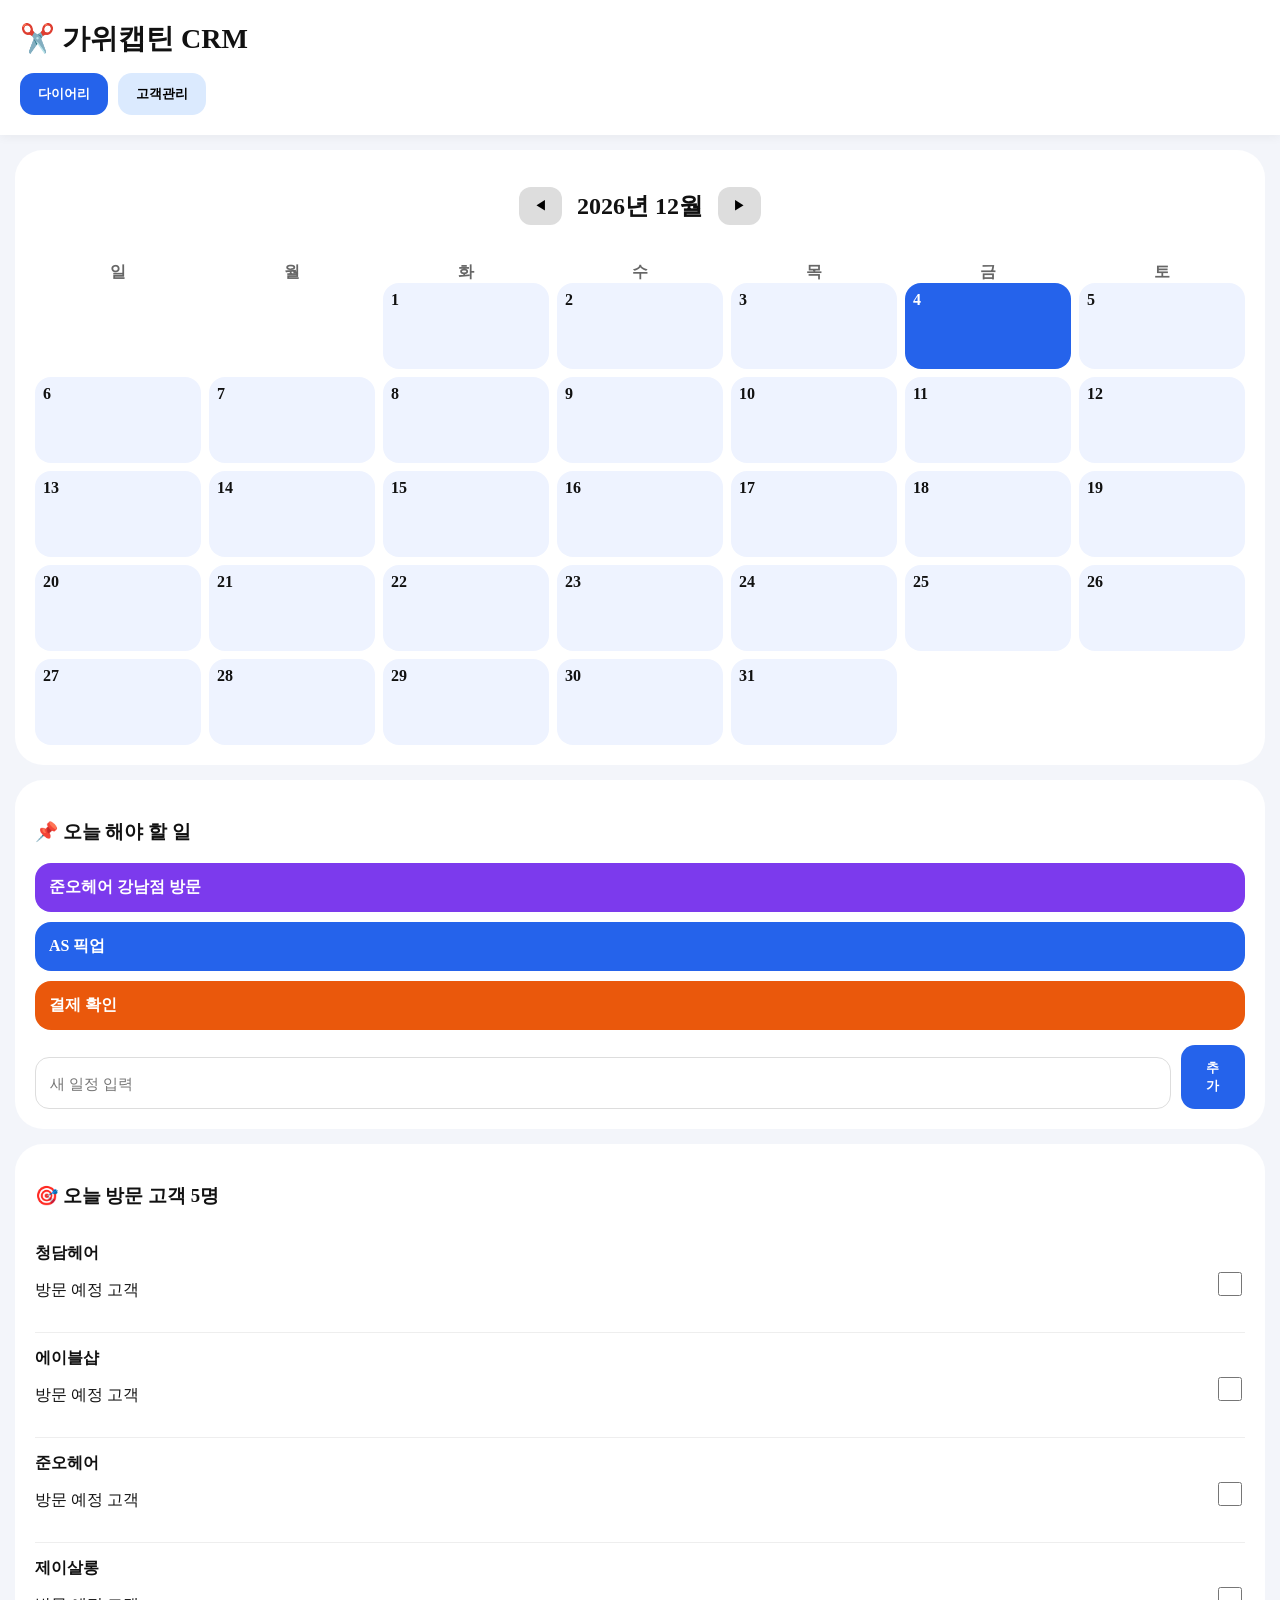
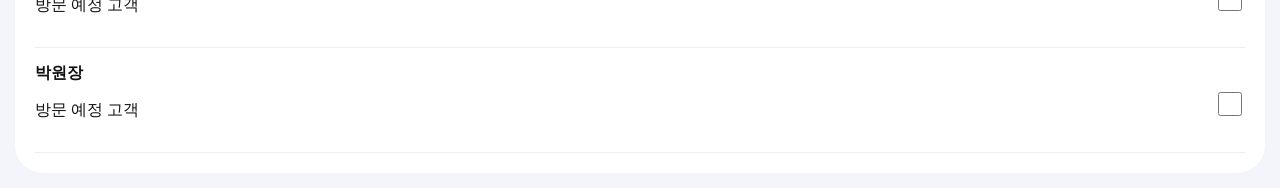
<file: index.html>
<!DOCTYPE html><html lang="ko"><head><meta charset="UTF-8"><meta name="viewport" content="width=device-width, initial-scale=1.0"><title>가위캡틴 CRM</title><link rel="stylesheet" href="style.css"></head><body>
<header class="header"><h1>✂️ 가위캡틴 CRM</h1><div class="tabs"><button class="active">다이어리</button><button onclick="location.href='customers.html'">고객관리</button></div></header>
<section class="calendar-box"><div class="calendar-top"><button>◀</button><h2 id="monthTitle"></h2><button>▶</button></div><div class="weekdays"><div>일</div><div>월</div><div>화</div><div>수</div><div>목</div><div>금</div><div>토</div></div><div id="calendarDays" class="days"></div></section>
<section class="card"><h3>📌 오늘 해야 할 일</h3><div class="todo purple">준오헤어 강남점 방문</div><div class="todo blue">AS 픽업</div><div class="todo orange">결제 확인</div><div class="add-area"><input id="todoInput" placeholder="새 일정 입력"><button onclick="addTodo()">추가</button></div><div id="todoList"></div></section>
<section class="card"><h3>🎯 오늘 방문 고객 5명</h3><div id="visitList"></div></section>
<script src="script.js"></script></body></html>
</file>
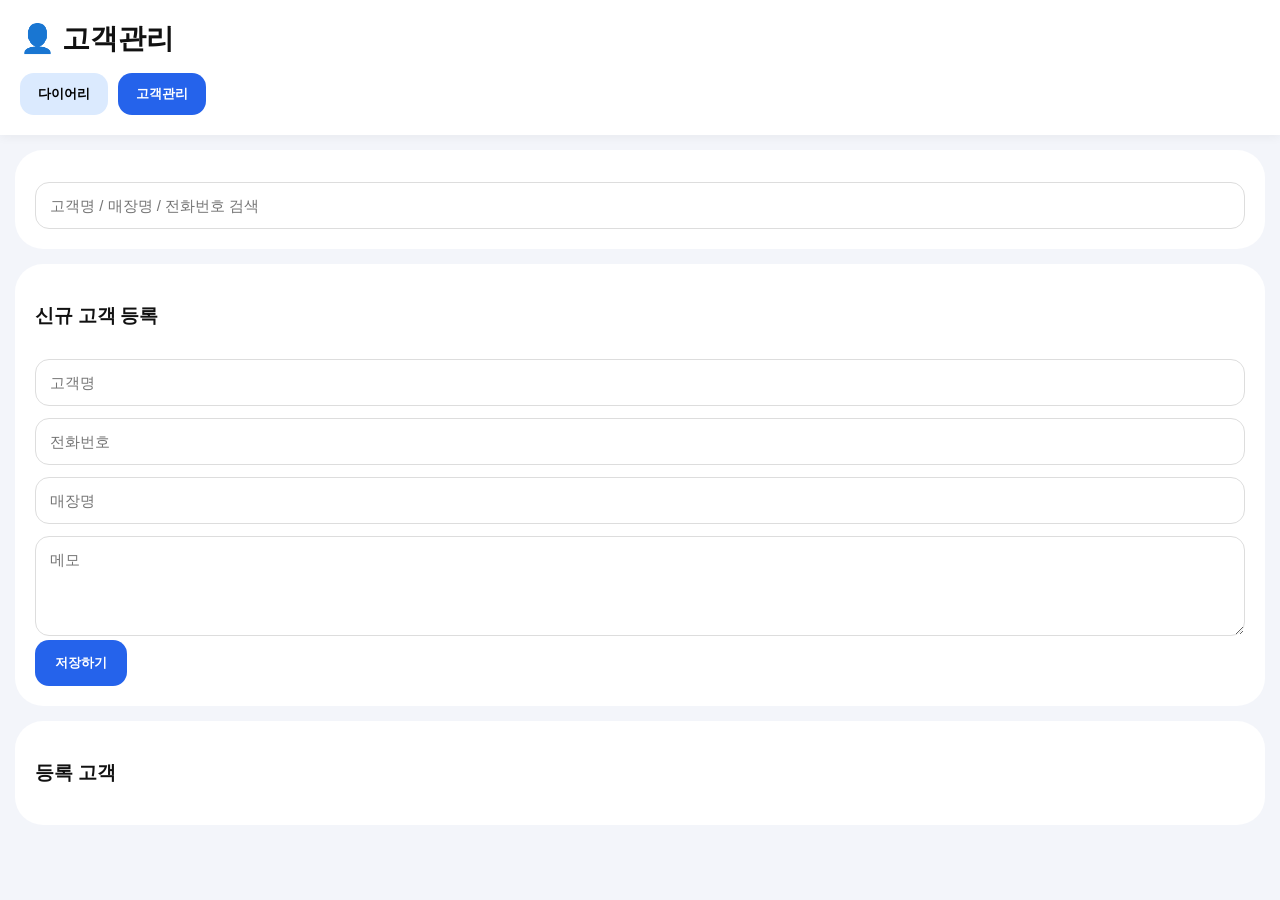
<file: customers.html>
<!DOCTYPE html><html lang="ko"><head><meta charset="UTF-8"><meta name="viewport" content="width=device-width, initial-scale=1.0"><title>고객관리</title><link rel="stylesheet" href="style.css"></head><body>
<header class="header"><h1>👤 고객관리</h1><div class="tabs"><button onclick="location.href='index.html'">다이어리</button><button class="active">고객관리</button></div></header>
<section class="card"><input id="searchInput" placeholder="고객명 / 매장명 / 전화번호 검색"></section>
<section class="card"><h3>신규 고객 등록</h3><input id="name" placeholder="고객명"><input id="phone" placeholder="전화번호"><input id="shop" placeholder="매장명"><textarea id="memo" placeholder="메모"></textarea><button class="save-btn" onclick="saveCustomer()">저장하기</button></section>
<section class="card"><h3>등록 고객</h3><div id="customerList"></div></section>
<script src="customers.js"></script></body></html>
</file>
<file: style.css>
body{margin:0;font-family:-apple-system;background:#f3f5fa;color:#111}.header{background:#fff;padding:20px;box-shadow:0 2px 10px rgba(0,0,0,.05)}h1{margin:0 0 15px;font-size:28px}.tabs{display:flex;gap:10px}.tabs button{border:none;padding:12px 18px;border-radius:14px;font-weight:700;background:#dbeafe}.tabs .active{background:#2563eb;color:#fff}.calendar-box,.card{background:#fff;margin:15px;padding:20px;border-radius:28px}.calendar-top{display:flex;justify-content:center;align-items:center;gap:15px;margin-bottom:20px}.calendar-top button{border:none;padding:10px 15px;border-radius:12px;background:#ddd}.weekdays,.days{display:grid;grid-template-columns:repeat(7,1fr);gap:8px}.weekdays div{text-align:center;font-weight:700;color:#666}.day{background:#eef3ff;min-height:70px;padding:8px;border-radius:16px;font-weight:700}.today{background:#2563eb;color:#fff}.todo{padding:14px;border-radius:16px;margin-top:10px;color:#fff;font-weight:700}.purple{background:#7c3aed}.blue{background:#2563eb}.orange{background:#ea580c}.add-area{display:flex;gap:10px;margin-top:15px}input,textarea{width:100%;padding:14px;border-radius:14px;border:1px solid #ddd;box-sizing:border-box;font-size:15px;margin-top:12px}textarea{height:100px}.add-area button,.save-btn{border:none;background:#2563eb;color:#fff;padding:14px 20px;border-radius:14px;font-weight:700}.customer{display:flex;justify-content:space-between;align-items:center;padding:15px 0;border-bottom:1px solid #eee}.customer input{width:24px;height:24px}
</file>
